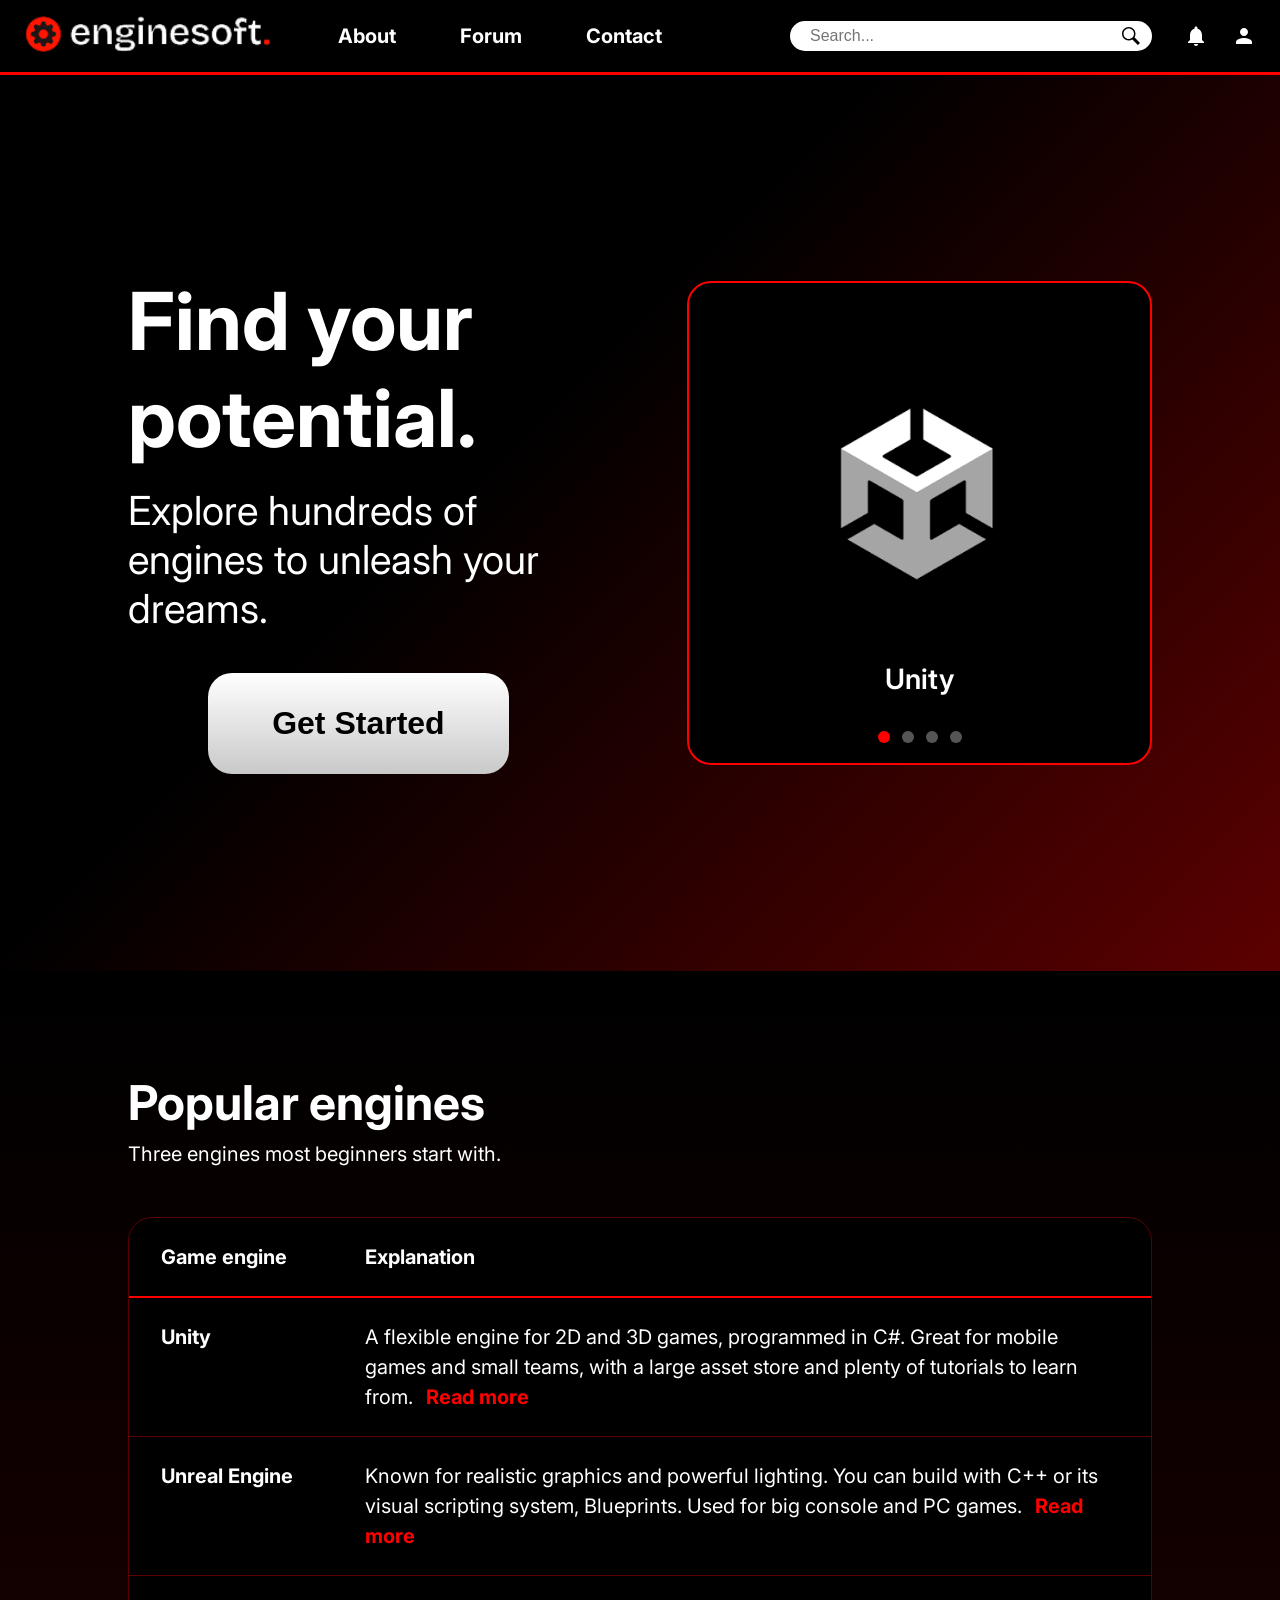
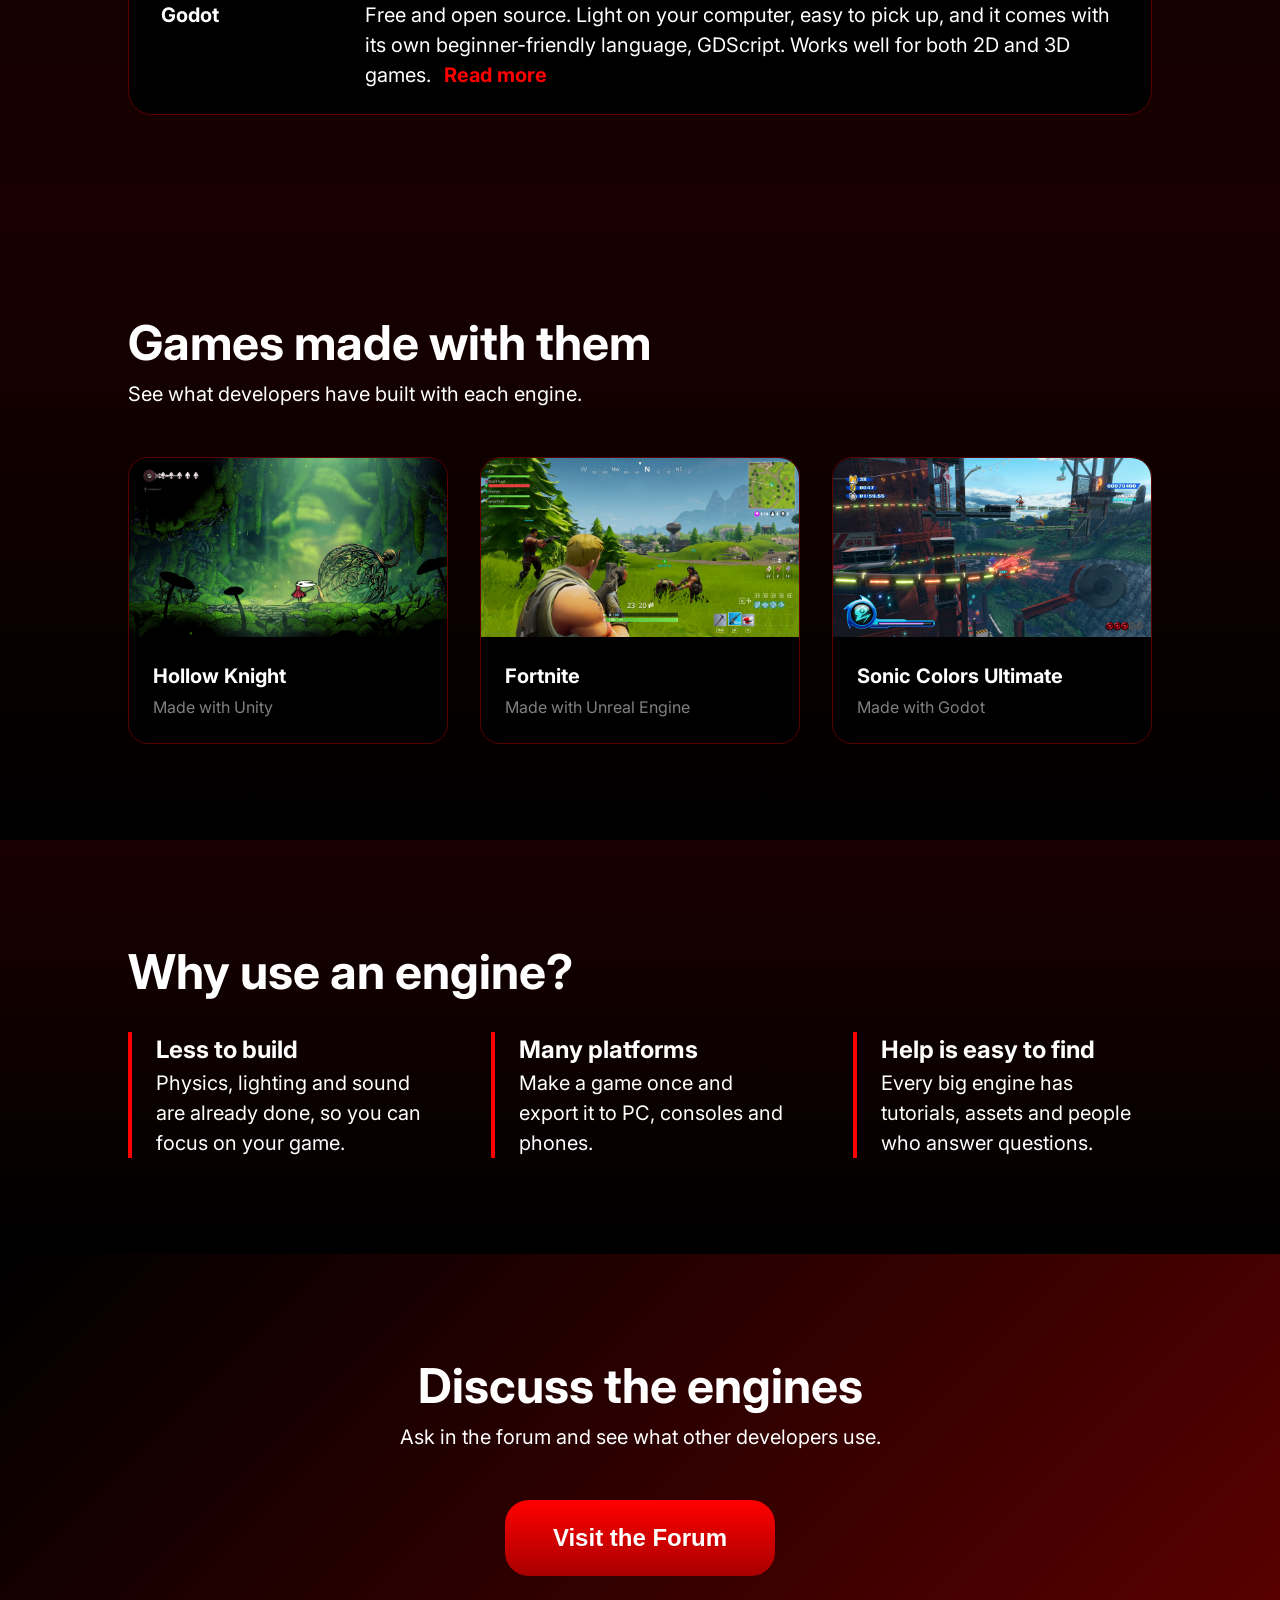
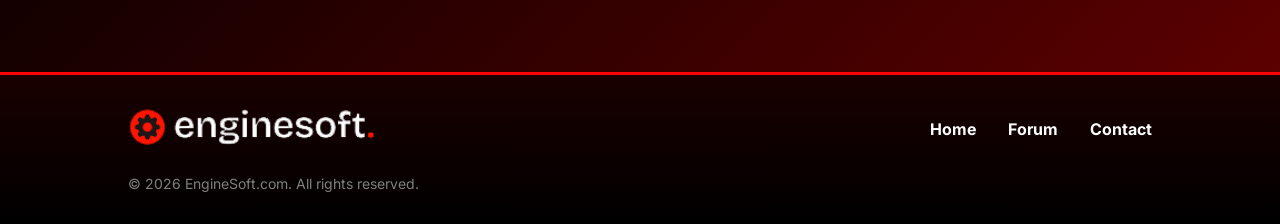
<file: WP2026/index.html>
<!DOCTYPE HTML>
<html lang="en">

<head>
    <meta charset="UTF-8">
    <meta name="viewport" content="width=device-width, initial-scale=1.0">
    <title>EngineSoft.com</title>
    <link rel="preconnect" href="https://fonts.googleapis.com">
    <link rel="preconnect" href="https://fonts.gstatic.com" crossorigin>
    <link
        href="https://fonts.googleapis.com/css2?family=Inter:ital,opsz,wght@0,14..32,100..900;1,14..32,100..900&display=swap"
        rel="stylesheet">
    <link rel="stylesheet" href="style.css">
</head>

<body>
    <header>
        <nav>
            <a href="#"><img src="images/EngineSoft.png" alt="Enginesoft Logo"></a>

            <div class="navigation_bar">
                <ul>
                    <li><a href="#">About</a></li>
                    <li><a href="#">Forum</a></li>
                    <li><a href="#">Contact</a></li>
                </ul>
            </div>

            <div class="search_box">
                <form class="search_bar"><input placeholder="Search..."></form>
                <button class="search_button"><svg xmlns="http://www.w3.org/2000/svg" width="24" height="24"
                        viewBox="0 0 24 24">
                        <path
                            d="M21.172 24l-7.387-7.387c-1.388.874-3.024 1.387-4.785 1.387-4.971 0-9-4.029-9-9s4.029-9 9-9 9 4.029 9 9c0 1.761-.514 3.398-1.387 4.785l7.387 7.387-2.828 2.828zm-12.172-8c3.859 0 7-3.14 7-7s-3.141-7-7-7-7 3.14-7 7 3.141 7 7 7z" />
                    </svg></button>
            </div>

            <div class="navigation_icons">
                <ul>
                    <li>
                        <a href="#">
                            <svg xmlns="http://www.w3.org/2000/svg" width="24" height="24" viewBox="0 0 24 24">
                                <path
                                    d="M12 22c1.1 0 2-.9 2-2h-4c0 1.1.89 2 2 2zm6-6v-5c0-3.07-1.64-5.64-4.5-6.32V4c0-.83-.67-1.5-1.5-1.5s-1.5.67-1.5 1.5v.68C7.63 5.36 6 7.92 6 11v5l-2 2v1h16v-1l-2-2z" />
                            </svg>
                        </a>
                    </li>
                    <li>
                        <a href="#">
                            <svg xmlns="http://www.w3.org/2000/svg" width="24" height="24" viewBox="0 0 24 24">
                                <path
                                    d="M12 12c2.21 0 4-1.79 4-4s-1.79-4-4-4-4 1.79-4 4 1.79 4 4 4zm0 2c-2.67 0-8 1.34-8 4v2h16v-2c0-2.66-5.33-4-8-4z" />
                            </svg>
                        </a>
                    </li>
                </ul>
            </div>
        </nav>

        <section id="hero">
            <div id="popup">
                <div class="title">Find your potential.</div>
                <br>
                <div class="subtitle">Explore hundreds of engines to unleash your dreams.</div>
                <br>
                <button class="button">Get Started</button>
            </div>

            <div class="slider">
                <div class="slide active">
                    <img src="images/unity.png" alt="Unity logo">
                    <p>Unity</p>
                </div>
                <div class="slide">
                    <img src="images/unreal.png" alt="Unreal Engine logo">
                    <p>Unreal Engine</p>
                </div>
                <div class="slide">
                    <img src="images/godot.png" alt="Godot logo">
                    <p>Godot</p>
                </div>
                <div class="slide">
                    <img src="images/gamemaker.jpg" alt="GameMaker logo">
                    <p>GameMaker</p>
                </div>
                <div class="dots">
                    <span class="dot active"></span>
                    <span class="dot"></span>
                    <span class="dot"></span>
                    <span class="dot"></span>
                </div>
            </div>
        </section>

    </header>

    <main>
        <section id="engines">
            <p class="section_titles">Popular engines</p>
            <p class="section_text">Three engines most beginners start with.</p>
            <table class="engine_table">
                <thead>
                    <tr>
                        <th>Game engine</th>
                        <th>Explanation</th>
                    </tr>
                </thead>
                <tbody>
                    <tr>
                        <td>Unity</td>
                        <td>A flexible engine for 2D and 3D games, programmed in C#. Great for mobile games and
                            small teams, with a large asset store and plenty of tutorials to learn from.
                            <a href="#">Read more</a>
                        </td>
                    </tr>
                    <tr>
                        <td>Unreal Engine</td>
                        <td>Known for realistic graphics and powerful lighting. You can build with C++ or its
                            visual scripting system, Blueprints. Used for big console and PC games.
                            <a href="#">Read more</a>
                        </td>
                    </tr>
                    <tr>
                        <td>Godot</td>
                        <td>Free and open source. Light on your computer, easy to pick up, and it comes with its
                            own beginner-friendly language, GDScript. Works well for both 2D and 3D games.
                            <a href="#">Read more</a>
                        </td>
                    </tr>
                </tbody>
            </table>
        </section>

        <section id="games">
            <p class="section_titles">Games made with them</p>
            <p class="section_text">See what developers have built with each engine.</p>
            <div class="game_row">
                <div class="game">
                    <img src="images/hollow.jpg" alt="Hollow Knight screenshot">
                    <div>
                        <p>Hollow Knight</p>
                        <p>Made with Unity</p>
                    </div>
                </div>
                <div class="game">
                    <img src="images/fortnite.jpg" alt="Fortnite screenshot">
                    <div>
                        <p>Fortnite</p>
                        <p>Made with Unreal Engine</p>
                    </div>
                </div>
                <div class="game">
                    <img src="images/soniccolors.png" alt="Sonic Colors Ultimate screenshot">
                    <div>
                        <p>Sonic Colors Ultimate</p>
                        <p>Made with Godot</p>
                    </div>
                </div>
            </div>
        </section>

        <section id="why">
            <p class="section_titles">Why use an engine?</p>
            <div class="why_row">
                <div class="why_item">
                    <p class="why_title">Less to build</p>
                    <p>Physics, lighting and sound are already done, so you can focus on your game.</p>
                </div>
                <div class="why_item">
                    <p class="why_title">Many platforms</p>
                    <p>Make a game once and export it to PC, consoles and phones.</p>
                </div>
                <div class="why_item">
                    <p class="why_title">Help is easy to find</p>
                    <p>Every big engine has tutorials, assets and people who answer questions.</p>
                </div>
            </div>
        </section>

        <section id="visit">
            <p class="section_titles">Discuss the engines</p>
            <p class="section_text">Ask in the forum and see what other developers use.</p>
            <button class="button">Visit the Forum</button>
        </section>
    </main>

    <footer>
        <div class="footer_top">
            <a href="#"><img src="images/EngineSoft.png" alt="Enginesoft Logo"></a>
            <ul>
                <li><a href="#">Home</a></li>
                <li><a href="#">Forum</a></li>
                <li><a href="#">Contact</a></li>
            </ul>
        </div>
        <p class="copyright">&copy; 2026 EngineSoft.com. All rights reserved.</p>
    </footer>

    <script>
        const slides = document.querySelectorAll(".slide");
        const dots = document.querySelectorAll(".dot");
        let current = 0;

        function showSlide(n) {
            slides[current].classList.remove("active");
            dots[current].classList.remove("active");
            current = n;
            slides[current].classList.add("active");
            dots[current].classList.add("active");
        }

        let timer = setInterval(() => showSlide((current + 1) % slides.length), 3500);

        dots.forEach((dot, i) => {
            dot.addEventListener("click", () => {
                clearInterval(timer);
                showSlide(i);
                timer = setInterval(() => showSlide((current + 1) % slides.length), 3500);
            });
        });
    </script>
</body>

</html>
</file>
<file: WP2026/style.css>
body {
    font-family: "Inter";
    margin: 0;
    padding: 0;
    background-color: black;
}

header nav {
    height: 72px;
    background-color: black;
    border-bottom: solid red;
    display: flex;
    justify-content: flex-start;
    align-items: center;
    padding: 0 24px;
    position: sticky;
    top: 0;
    z-index: 1000;
}

header nav img {
    height: 40px;
    width: auto;
}

header nav div ul {
    display: flex;
    justify-content: flex-start;
    align-items: flex-start;
    gap: 64px;
    list-style: none;
    font-size: 20px;
    padding: 0;
    margin: 0;
}

header nav .navigation_bar {
    margin-left: 64px;
    margin-right: 128px;
}

header nav .navigation_icons {
    margin-left: auto;
}

header nav .navigation_icons ul li a {
    display: flex;
    fill: white;
}

header nav .navigation_icons ul li a:hover {
    fill: red;
}

header nav .search_box {
    flex: 1;
    max-width: 480px;
    min-width: 0;
    padding-right: 32px;
    position: relative;
}

header nav .search_bar {
    margin: 0;
    position: relative;
}

header nav .search_bar input {
    width: 100%;
    box-sizing: border-box;
    height: 30px;
    padding: 0 48px 0 20px;
    border: none;
    border-radius: 100px;
    font-size: 16px;
    outline: none;
}

header nav .search_box .search_button {
    position: absolute;
    right: 44px;
    top: 50%;
    transform: translateY(-50%);
    width: auto;
    display: flex;
    align-items: center;
    padding: 0;
    border: none;
    background: none;
    cursor: pointer;
}

header nav .search_box .search_button svg {
    width: 18px;
    height: 18px;
    fill: black;
}

header nav .navigation_icons ul {
    gap: 24px;
    align-items: center;
}

a {
    color: white;
    font-weight: bold;
    text-decoration: none;
}

header section#hero {
    display: flex;
    justify-content: start;
    padding: 48px 128px;
    align-items: center;
    height: 800px;
    background: linear-gradient(135deg, black 40%, #5c0000 100%);
}

header section#hero #popup {
    width: 45%;
}

header section#hero #popup .title {
    color: white;
    font-size: 80px;
    font-weight: bold;
}

header section#hero #popup .subtitle {
    color: white;
    font-size: 40px;
}

header section#hero #popup .button {
    background: linear-gradient(180deg, white, #c9c9c9);
    color: black;
    border: none;
    font-size: 32px;
    font-weight: 600;
    padding: 32px 64px;
    border-radius: 24px;
    display: block;
    margin: 20px auto 0;
    cursor: pointer;
}

header section#hero .slider {
    position: relative;
    width: 45%;
    height: 480px;
    margin-left: auto;
    border: solid 2px red;
    border-radius: 24px;
    background: black;
}

header section#hero .slider .slide {
    position: absolute;
    top: 0;
    left: 0;
    width: 100%;
    height: 100%;
    display: flex;
    flex-direction: column;
    justify-content: center;
    align-items: center;
    opacity: 0;
    transition: opacity 0.6s;
}

header section#hero .slider .slide.active {
    opacity: 1;
}

header section#hero .slider .slide img {
    max-width: 60%;
    max-height: 60%;
    object-fit: contain;
    color: white;
}

header section#hero .slider .slide p {
    color: white;
    font-size: 28px;
    font-weight: 600;
    margin: 24px 0 0;
}

header section#hero .slider .dots {
    position: absolute;
    bottom: 20px;
    left: 0;
    width: 100%;
    display: flex;
    justify-content: center;
    gap: 12px;
}

header section#hero .slider .dot {
    width: 12px;
    height: 12px;
    border-radius: 50%;
    background: #555555;
    cursor: pointer;
}

header section#hero .slider .dot.active {
    background: red;
}

main section {
    padding: 96px 128px;
    color: white;
}

main section p {
    font-size: 20px;
    line-height: 1.5;
    color: white;
    margin: 0;
}

main section .section_text {
    margin-bottom: 48px;
}

.section_titles {
    font-size: 48px;
    font-weight: bold;
}

main section#engines {
    background: linear-gradient(180deg, black, #1a0000);
}

main section .engine_table {
    width: 100%;
    border-collapse: separate;
    border-spacing: 0;
    border: solid 1px #5c0000;
    border-radius: 24px;
    overflow: hidden;
    background: black;
}

main section .engine_table th,
main section .engine_table td {
    padding: 24px 32px;
    text-align: left;
    vertical-align: top;
    font-size: 20px;
    line-height: 1.5;
    color: white;
}

main section .engine_table th {
    border-bottom: solid 2px red;
}

main section .engine_table td {
    border-top: solid 1px #5c0000;
    transition: background 0.2s;
}

main section .engine_table tbody tr:first-child td {
    border-top: none;
}

main section .engine_table th:first-child,
main section .engine_table td:first-child {
    width: 20%;
    font-weight: bold;
}

main section .engine_table td a {
    margin-left: 8px;
    color: red;
}

main section#why {
    background: linear-gradient(180deg, #1a0000, black);
}

main section .why_row {
    display: flex;
    gap: 64px;
    margin-top: 24px;
}

main section .why_title {
    font-size: 24px;
    font-weight: bold;
}

main section .why_item {
    flex: 1;
    border-left: solid 4px red;
    padding-left: 24px;
}

main section#visit {
    text-align: center;
    background: linear-gradient(135deg, black, #5c0000);
}

main section#visit .button {
    background: linear-gradient(180deg, red, #a80000);
    color: white;
    border: none;
    font-size: 24px;
    font-weight: 600;
    padding: 24px 48px;
    border-radius: 24px;
    cursor: pointer;
}

main section#games {
    background: linear-gradient(180deg, #1a0000, black);
}

main section .game_row {
    display: flex;
    gap: 32px;
}

main section .game {
    flex: 1;
    margin: 0;
    border: solid 1px #5c0000;
    background: black;
    border-radius: 20px;
}

main section .game img {
    display: block;
    border-radius: 20px 20px 0 0;
    width: 100%;
    object-fit: cover;
}

main section .game div{
    padding: 24px;
}

main section .game div p:first-child {
    font-weight: bold;
}

main section .game div p:last-child {
    color: gray;
    font-size: 16px;
    margin-top: 4px;
}

footer {
    padding: 32px 128px;
    background: linear-gradient(180deg, #1a0000, black);
    border-top: solid red;
}

footer .footer_top {
    display: flex;
    justify-content: space-between;
    align-items: center;
}

footer .footer_top img {
    height: 40px;
    width: auto;
}

footer .footer_top ul {
    display: flex;
    gap: 32px;
    list-style: none;
    padding: 0;
    margin: 0;
}

footer .copyright {
    color: gray;
    font-size: 14px;
    margin: 24px 0 0;
}

a,
button,
.game,
.why_item,
.dot,
header nav .navigation_icons svg {
    transition: color 0.2s, border-color 0.2s, box-shadow 0.2s, transform 0.2s, fill 0.2s;
}

a:hover {
    color: red;
}

header section#hero #popup .button:hover {
    background-color: white;
    color: black;
    box-shadow: 0 0 24px rgba(255, 255, 255, 0.6);
}

main section#visit .button:hover {
    background: linear-gradient(180deg, #ff3030, red);
    color: white;
    box-shadow: 0 0 24px red;
}

main section .game:hover {
    border-color: red;
    box-shadow: 0 0 24px rgba(255, 0, 0, 0.45);
}

main section .engine_table tbody tr:hover td {
    background: #1a0000;
}

header section#hero .slider .dot:hover {
    background: white;
    box-shadow: 0 0 24px red;
}

@media (max-width: 1100px) {
    header nav .navigation_bar {
        margin-left: 32px;
        margin-right: 32px;
    }

    header section#hero {
        padding: 48px 64px;
    }

    header section#hero #popup .title {
        font-size: 56px;
    }

    header section#hero #popup .subtitle {
        font-size: 28px;
    }

    header section#hero #popup .button {
        font-size: 24px;
        padding: 24px 48px;
    }

    header section#hero .slider {
        height: 360px;
    }

    header nav div ul {
        gap: 40px;
    }

    main section {
        padding: 64px;
    }

    main section .game_row,
    main section .why_row {
        flex-direction: column;
        gap: 24px;
    }

    footer {
        padding: 32px 64px;
    }
}

@media (max-width: 600px) {
    header nav .navigation_bar {
        margin-left: 16px;
        margin-right: 16px;
    }

    header section#hero {
        flex-direction: column;
        height: auto;
        gap: 32px;
        padding: 32px 16px;
    }

    header section#hero #popup {
        width: 100%;
    }

    header section#hero #popup .title {
        font-size: 36px;
    }

    header section#hero #popup .subtitle {
        font-size: 18px;
    }

    header section#hero #popup .button {
        font-size: 18px;
        padding: 16px 32px;
    }

    header section#hero .slider {
        width: 100%;
        height: 260px;
        margin-left: 0;
    }

    header nav div ul {
        gap: 16px;
    }

    main section {
        padding: 48px 16px;
    }

    main section .engine_table th,
    main section .engine_table td {
        padding: 16px;
        font-size: 16px;
    }

    footer {
        padding: 24px 16px;
    }

    footer .footer_top {
        flex-direction: column;
        gap: 16px;
    }
}
</file>
